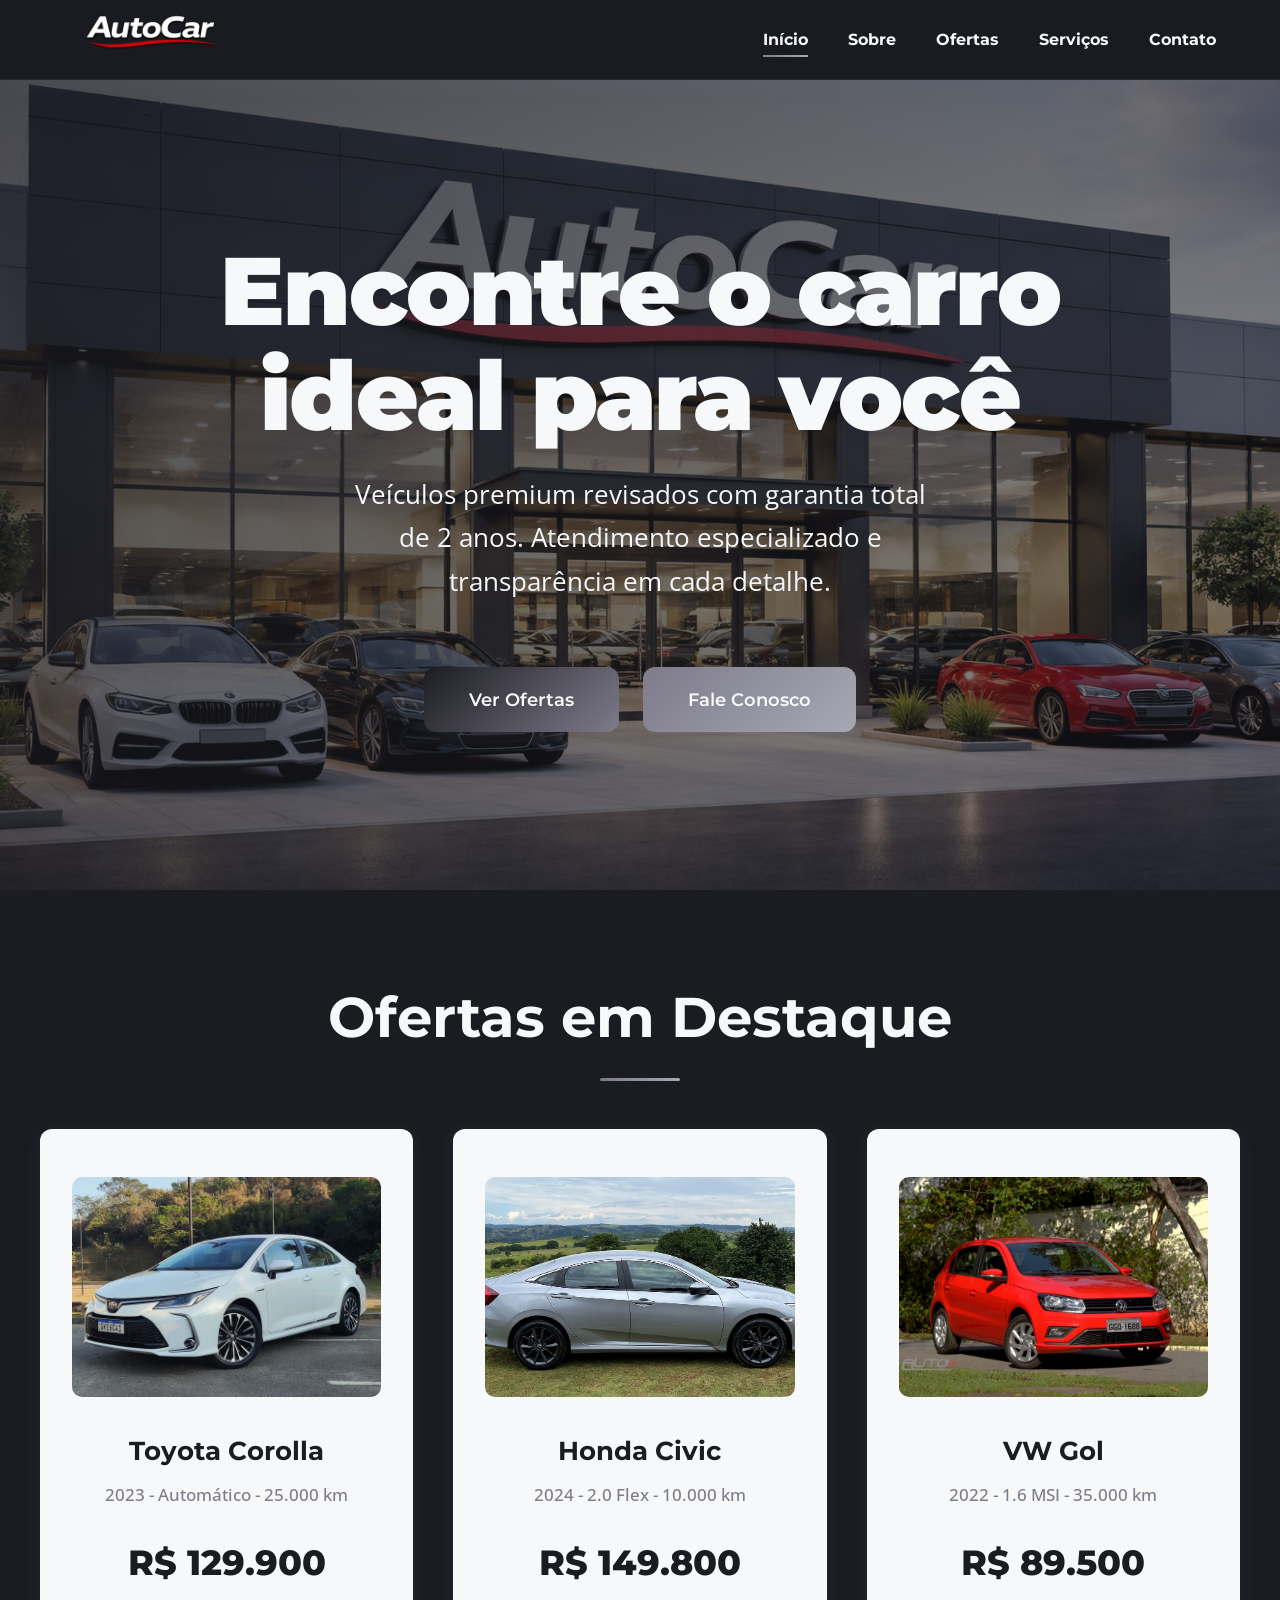
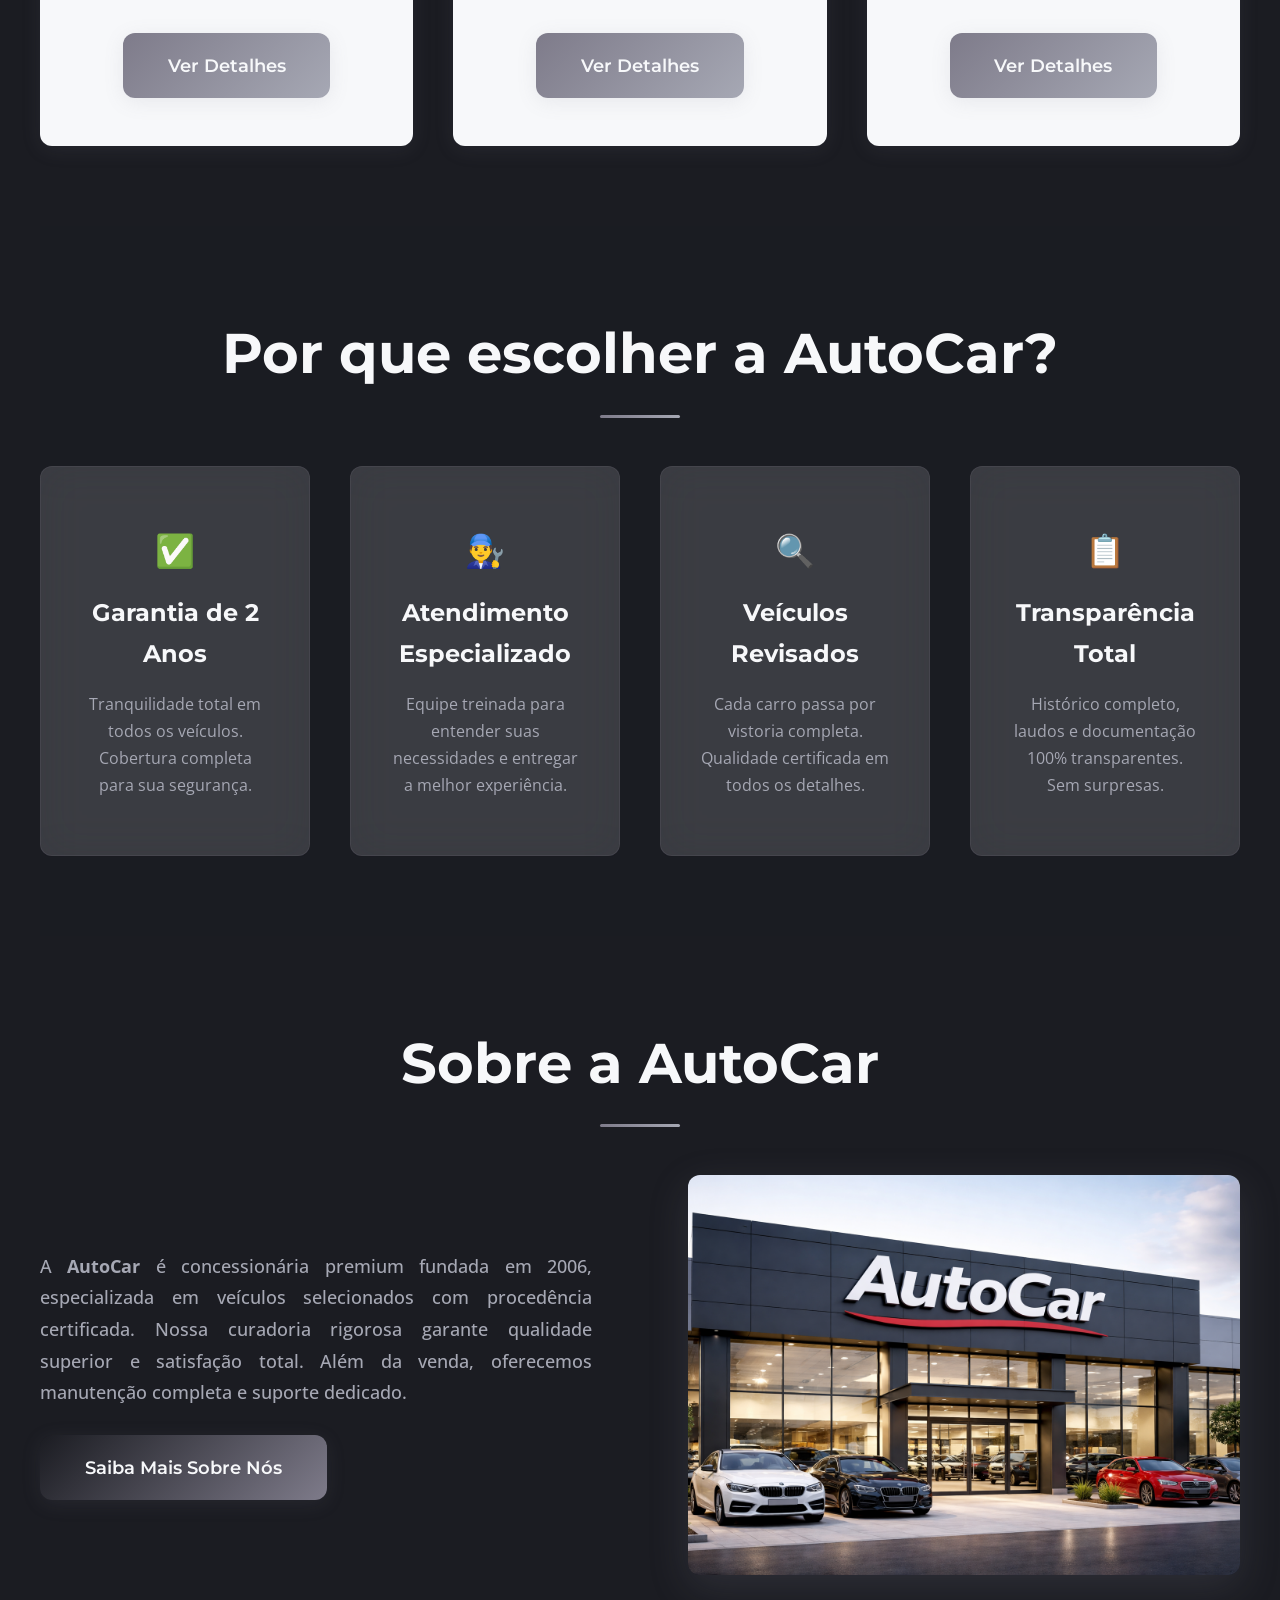
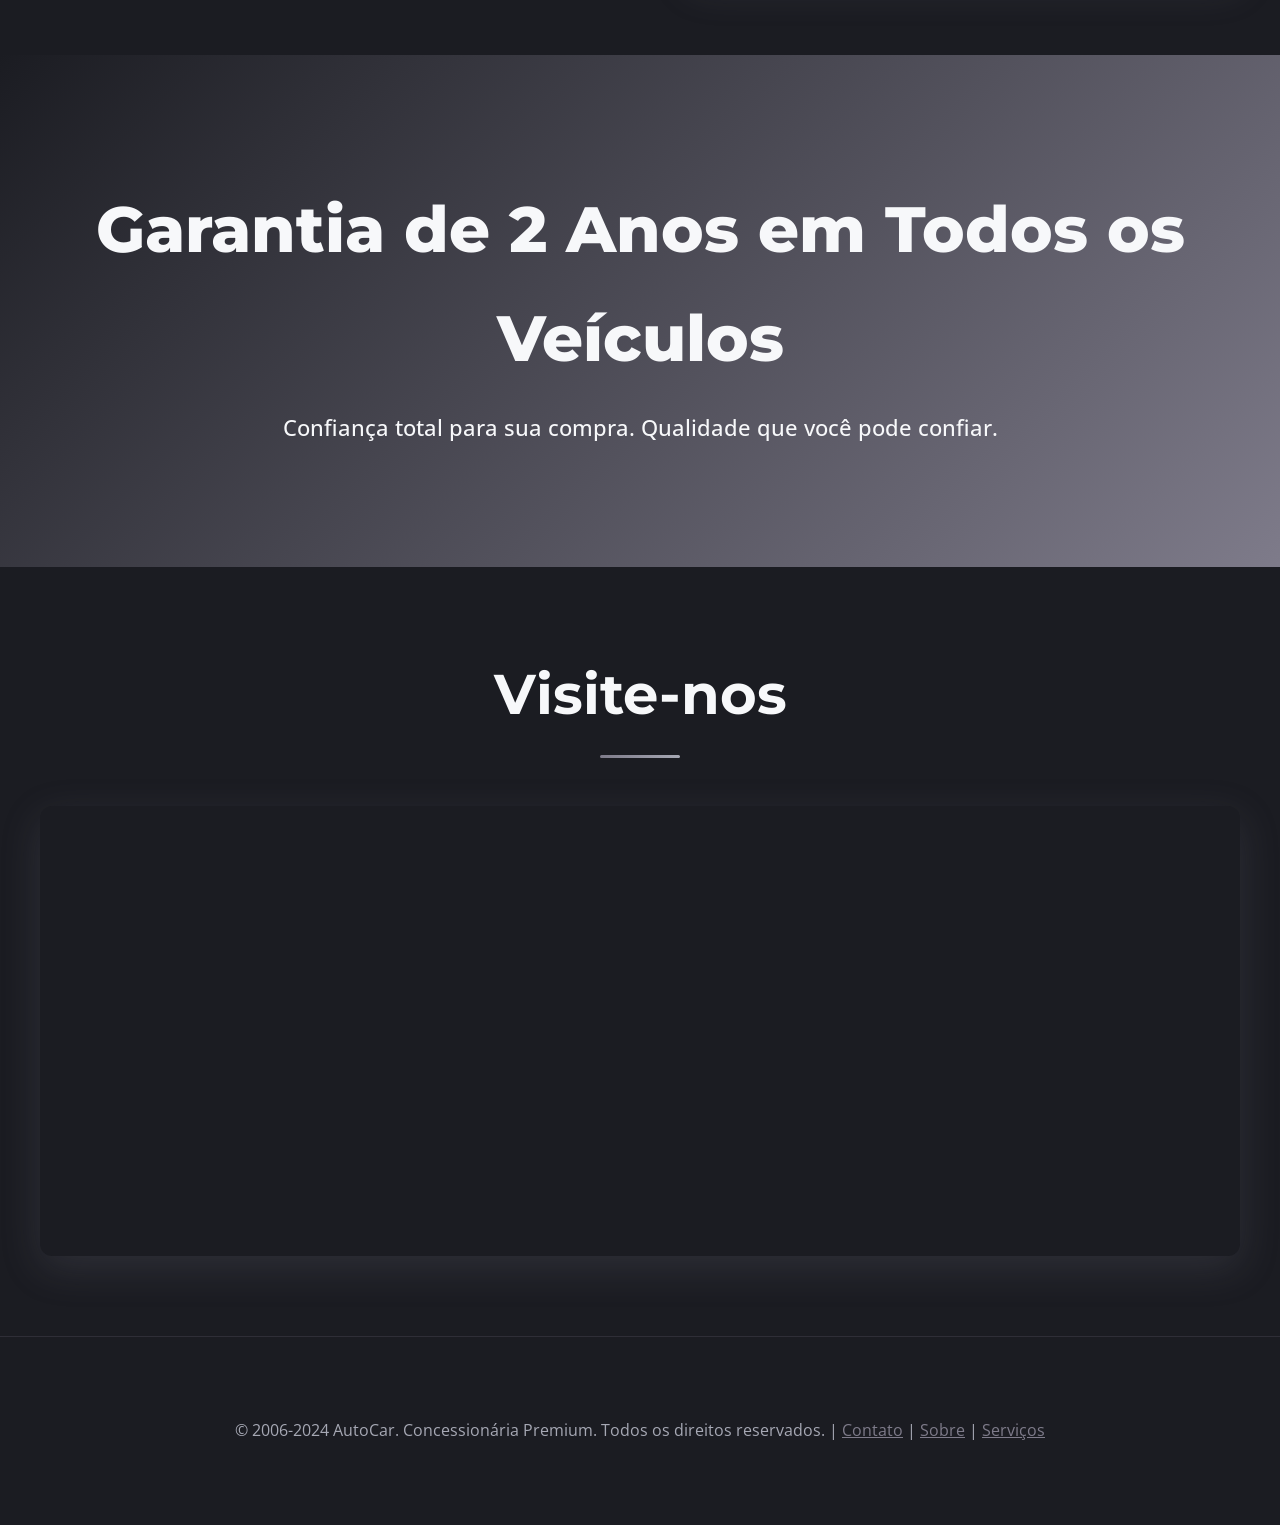
<file: index.html>
<!DOCTYPE html>
<html lang="pt-BR">

<head>
  <meta charset="UTF-8">
  <meta name="viewport" content="width=device-width, initial-scale=1.0">
  <meta name="description"
    content="AutoCar - Concessionária premium. Veículos revisados com garantia de 2 anos. Atendimento especializado e transparência total.">
  <meta name="keywords" content="AutoCar, concessionária, carros premium, garantia 2 anos, veículos revisados">
  <link rel="shortcut icon" href="assets/images/favicon.ico" type="image/x-icon">
  <link rel="stylesheet" href="styles.css">
  <title>AutoCar - Veículos Premium com Garantia</title>
</head>

<body>
  <header class="header">
    <nav class="nav container">
      <a href="index.html" class="logo">
        <img src="assets/images/logo-autocar.png" alt="Logo AutoCar - Concessionária Premium">
      </a>
      <ul class="nav-list">
        <li><a href="index.html" class="nav-link nav-link--active">Início</a></li>
        <li><a href="sobre.html" class="nav-link">Sobre</a></li>
        <li><a href="ofertas.html" class="nav-link">Ofertas</a></li>
        <li><a href="servicos.html" class="nav-link">Serviços</a></li>
        <li><a href="contato.html" class="nav-link">Contato</a></li>
      </ul>
      <div class="mobile-menu-btn">
        <span></span>
        <span></span>
        <span></span>
      </div>
    </nav>
  </header>

  <main>
    <section class="hero">
      <div class="hero-content container animate-on-scroll">
        <h1>Encontre o carro ideal para você</h1>
        <p>Veículos premium revisados com garantia total de 2 anos. Atendimento especializado e transparência em cada
          detalhe.</p>
        <div class="hero-ctas">
          <a href="ofertas.html" class="btn btn--primary">Ver Ofertas</a>
          <a href="contato.html" class="btn">Fale Conosco</a>
        </div>
      </div>
    </section>

    <section id="ofertas" class="section section--featured container animate-on-scroll">
      <h2 class="section-title title-different">Ofertas em Destaque</h2>
      <div class="cards-grid">
        <article class="card">
          <img src="assets/images/corolla.jpg" alt="Toyota Corolla 2023 Automático" class="card__img">
          <h3 class="card__title">Toyota Corolla</h3>
          <p class="card-description">2023 - Automático - 25.000 km</p>
          <div class="card__price">R$ 129.900</div>
          <a href="ofertas.html" class="btn">Ver Detalhes</a>
        </article>

        <article class="card">
          <img src="assets/images/civic.jpeg" alt="Honda Civic 2024 2.0 Flex" class="card__img">
          <h3 class="card__title">Honda Civic</h3>
          <p class="card-description">2024 - 2.0 Flex - 10.000 km</p>
          <div class="card__price">R$ 149.800</div>
          <a href="ofertas.html" class="btn">Ver Detalhes</a>
        </article>

        <article class="card">
          <img src="assets/images/vw-gol.jpg" alt="Volkswagen Gol 2022 1.6 MSI" class="card__img">
          <h3 class="card__title">VW Gol</h3>
          <p class="card-description">2022 - 1.6 MSI - 35.000 km</p>
          <div class="card__price">R$ 89.500</div>
          <a href="ofertas.html" class="btn">Ver Detalhes</a>
        </article>
      </div>
    </section>

    <section class="why-section section container animate-on-scroll">
      <h2 class="section-title" id="why">Por que escolher a AutoCar?</h2>
      <div class="why-grid">
        <div class="why-card">
          <div class="why-icon">✅</div>
          <h3>Garantia de 2 Anos</h3>
          <p>Tranquilidade total em todos os veículos. Cobertura completa para sua segurança.</p>
        </div>
        <div class="why-card">
          <div class="why-icon">👨‍🔧</div>
          <h3>Atendimento Especializado</h3>
          <p>Equipe treinada para entender suas necessidades e entregar a melhor experiência.</p>
        </div>
        <div class="why-card">
          <div class="why-icon">🔍</div>
          <h3>Veículos Revisados</h3>
          <p>Cada carro passa por vistoria completa. Qualidade certificada em todos os detalhes.</p>
        </div>
        <div class="why-card">
          <div class="why-icon">📋</div>
          <h3>Transparência Total</h3>
          <p>Histórico completo, laudos e documentação 100% transparentes. Sem surpresas.</p>
        </div>
      </div>
    </section>

    <section class="section container animate-on-scroll">
      <h2 class="section-title">Sobre a AutoCar</h2>
      <div class="two-col">
        <div class="two-col-text">
          <p>A <strong>AutoCar</strong> é concessionária premium fundada em 2006, especializada em veículos selecionados
            com procedência certificada. Nossa curadoria rigorosa garante qualidade superior e satisfação total. Além da
            venda, oferecemos manutenção completa e suporte dedicado.</p>
          <a href="sobre.html" class="btn btn--primary">Saiba Mais Sobre Nós</a>
        </div>
        <img src="assets/images/fachada-2026.png" alt="Fachada moderna da concessionária AutoCar" class="two-col-img">
      </div>
    </section>

    <section class="guarantee animate-on-scroll">
      <div class="container">
        <h3>Garantia de 2 Anos em Todos os Veículos</h3>
        <p>Confiança total para sua compra. Qualidade que você pode confiar.</p>
      </div>
    </section>

    <section class="section container">
      <h2 class="section-title animate-on-scroll">Visite-nos</h2>
      <div class="map animate-on-scroll">
        <iframe
          src="https://www.google.com/maps/embed?pb=!1m18!1m12!1m3!1d3657.123456789!2d-46.652123456789!3d-23.565678901234!2m3!1f0!2f0!3f0!3m2!1i1024!2i768!4f13.1!3m3!1m2!1s0x94ce59c8da0aa315%3A0xd59f9439a128b1a!2sS%C3%A3o%20Paulo%20-%20SP!5e0!3m2!1spt-BR!2sbr!4v1690000000000"
          width="100%" height="100%" style="border:0;" allowfullscreen="" loading="lazy"
          referrerpolicy="no-referrer-when-downgrade">
        </iframe>
      </div>
    </section>
  </main>

  <footer class="footer">
    <div class="container">
      <p>&copy; 2006-2024 AutoCar. Concessionária Premium. Todos os direitos reservados. |
        <a href="contato.html">Contato</a> |
        <a href="sobre.html">Sobre</a> |
        <a href="servicos.html">Serviços</a>
      </p>
    </div>
  </footer>

  <script src="script.js"></script>
</body>

</html>
</file>
<file: styles.css>
/* AutoCar Premium Complete - Contato Scoped + Global Forms Dark */
@import url("https://fonts.googleapis.com/css2?family=Open+Sans:wght@300;400;500;600;700&family=Montserrat:wght@300;400;500;600;700;800;900&display=swap");

/* Vars */
:root {
  --bg-primary: #1b1c22;
  --secondary: #7e7b8a;
  --soft-text: #a6a8b4;
  --text-main: #f7f8fa;
  --bg-card: #f7f8fa;
  --shadow-light: 0 4px 20px rgba(126, 123, 138, 0.12);
  --shadow-hover: 0 12px 40px rgba(126, 123, 138, 0.2);
  --transition: all 0.3s cubic-bezier(0.4, 0, 0.2, 1);
  --border-radius: 12px;
  --spacing-large: 80px;
  --spacing-xl: 120px;
}

/* Reset */
* {
  margin: 0;
  padding: 0;
  box-sizing: border-box;
}
body {
  font-family: "Open Sans", sans-serif;
  line-height: 1.7;
  color: var(--text-main);
  background: var(--bg-primary);
  overflow-x: hidden;
}

/* Layout */
.container {
  max-width: 1200px;
  margin: 0 auto;
  padding: 0 24px;
}
.section {
  padding: var(--spacing-large) 0;
}

/* Header - Premium Dark */
.header {
  height: 80px;
  background: rgba(27, 28, 34, 0.95);
  box-shadow: var(--shadow-light);
  position: sticky;
  top: 0;
  z-index: 1000;
  backdrop-filter: blur(20px);
  border-bottom: 1px solid rgba(126, 123, 138, 0.1);
}
.nav {
  display: flex;
  justify-content: space-between;
  align-items: center;
  height: 100%;
}
.logo img {
  height: 120px;
  width: auto;
}
.nav-list {
  display: flex;
  list-style: none;
  gap: 2.5rem;
  align-items: center;
}
.nav-link {
  font-family: "Montserrat", sans-serif;
  font-weight: 700;
  font-size: 1rem;
  text-decoration: none;
  color: var(--text-main);
  position: relative;
  padding: 0.5rem 0;
  transition: var(--transition);
}
.nav-link::after {
  content: "";
  position: absolute;
  bottom: 0;
  left: 0;
  width: 100%;
  height: 2px;
  background: linear-gradient(90deg, var(--secondary), var(--soft-text));
  transform: scaleX(0);
  transition: var(--transition);
}
.nav-link:hover::after,
.nav-link--active::after {
  transform: scaleX(1);
}
.nav-link:hover {
  color: var(--bg-card);
}

/* Mobile Hamburger */
.mobile-menu-btn {
  display: none;
  flex-direction: column;
  justify-content: space-around;
  width: 30px;
  height: 24px;
  cursor: pointer;
  padding: 4px;
}
.mobile-menu-btn span {
  width: 100%;
  height: 3px;
  background: var(--text-main);
  border-radius: 3px;
  transition: var(--transition);
  transform-origin: center;
}
.mobile-menu-btn.active span:nth-child(1) {
  transform: rotate(45deg) translate(5px, 5px);
}
.mobile-menu-btn.active span:nth-child(2) {
  opacity: 0;
}
.mobile-menu-btn.active span:nth-child(3) {
  transform: rotate(-45deg) translate(7px, -6px);
}
@media (max-width: 992px) {
  .nav-list {
    position: fixed;
    top: 80px;
    left: 0;
    width: 100%;
    height: calc(100vh - 80px);
    background: var(--bg-primary);
    flex-direction: column;
    justify-content: center;
    gap: 2rem;
    padding: 2rem 0;
    transform: translateX(-100%);
    opacity: 0;
    visibility: hidden;
    transition: var(--transition);
  }
  .nav-list.active {
    transform: translateX(0);
    opacity: 1;
    visibility: visible;
  }
  .mobile-menu-btn {
    display: flex;
  }
}

/* Typography */
.section-title {
  font-family: "Montserrat", sans-serif;
  font-size: clamp(2.2rem, 5vw, 3.5rem);
  font-weight: 700;
  text-align: center;
  color: var(--text-main);
  margin-bottom: 4rem;
  position: relative;
}
.section-title::after {
  content: "";
  position: absolute;
  bottom: -1rem;
  left: 50%;
  transform: translateX(-50%);
  width: 80px;
  height: 3px;
  background: linear-gradient(90deg, var(--secondary), var(--soft-text));
  border-radius: 2px;
}

/* Hero */
.hero {
  background:
    linear-gradient(135deg, rgba(27, 28, 34, 0.8), rgba(27, 28, 34, 0.5)),
    url("assets/images/fachada-2026.png") center/cover fixed;
  min-height: 90vh;
  display: flex;
  align-items: center;
  justify-content: center;
  text-align: center;
}
.hero-content {
  max-width: 900px;
  padding: 0 24px;
}
.hero-content h1 {
  font-family: "Montserrat", sans-serif;
  font-size: clamp(3rem, 8vw, 6rem);
  font-weight: 900;
  margin-bottom: 1.5rem;
  letter-spacing: -0.02em;
  color: var(--text-main);
  line-height: 1.1;
}
.hero-content p {
  font-size: clamp(1.2rem, 3vw, 1.6rem);
  margin-bottom: 3rem;
  color: var(--text-main);
  font-weight: 400;
  max-width: 600px;
  margin-left: auto;
  margin-right: auto;
}
.hero-ctas {
  display: flex;
  gap: 1.5rem;
  justify-content: center;
  flex-wrap: wrap;
}

/* Cards */
.cards-grid {
  display: grid;
  grid-template-columns: 1fr;
  gap: 2.5rem;
  max-width: 1200px;
  margin: 0 auto;
}

.cards-grid:hover {
  display: grid;
  grid-template-columns: repeat(auto-fit, minmax(280px, 1fr));
  gap: 2.5rem;
  max-width: 1200px;
  margin: 0 auto;
}

.card {
  background: var(--bg-card);
  color: var(--bg-primary);
  border-radius: var(--border-radius);
  padding: 3rem 2rem;
  box-shadow: var(--shadow-light);
  transition: var(--transition);
  text-align: center;
  position: relative;
  overflow: hidden;
}
.card::before {
  content: "";
  position: absolute;
  top: 0;
  left: 0;
  right: 0;
  height: 4px;
  background: linear-gradient(90deg, var(--secondary), var(--soft-text));
  opacity: 0;
  transition: var(--transition);
}
.card:hover {
  transform: translateY(-10px);
  box-shadow: var(--shadow-hover);
}
.card:hover::before {
  opacity: 1;
}

.service-card {
  border: 1px solid rgba(126, 123, 138, 0.15);
  cursor: pointer;
}

.service-card:hover {
  transform: translateY(-10px);
  border-color: var(--secondary);
}

.card__img {
  width: 100%;
  height: 220px;
  object-fit: cover;
  border-radius: 10px;
  margin-bottom: 1.5rem;
  transition: var(--transition);
}
.card:hover .card__img {
  transform: scale(1.05);
}
.card__title {
  font-family: "Montserrat", sans-serif;
  font-size: 1.6rem;
  font-weight: 700;
  margin-bottom: 0.5rem;
}

.card-description {
  color: var(--secondary);
  font-size: 1.05rem;
  margin-bottom: 1rem;
  font-weight: 500;
}

.card__price {
  font-family: "Montserrat", sans-serif;
  font-size: 2.2rem;
  font-weight: 800;
  color: var(--bg-primary);
  margin: 1.5rem 0;
}

/* Service Icons */
.service-icon {
  width: 80px;
  height: 80px;
  border-radius: 50%;
  background: linear-gradient(135deg, var(--secondary), var(--soft-text));
  display: flex;
  align-items: center;
  justify-content: center;
  font-size: 2rem;
  color: var(--bg-card);
  margin: 0 auto 1.5rem;
  box-shadow: var(--shadow-light);
  transition: var(--transition);
}
.card:hover .service-icon {
  transform: scale(1.1);
}

/* Buttons */
.btn {
  display: inline-block;
  background: linear-gradient(135deg, var(--secondary), var(--soft-text));
  color: var(--bg-card);
  padding: 1.1rem 2.8rem;
  border-radius: var(--border-radius);
  font-family: "Montserrat", sans-serif;
  font-weight: 600;
  font-size: 1.1rem;
  transition: var(--transition);
  border: none;
  cursor: pointer;
  text-decoration: none;
  box-shadow: var(--shadow-light);
  margin-top: 1rem;
}
.btn:hover {
  transform: translateY(-3px);
  box-shadow: var(--shadow-hover);
  background: linear-gradient(135deg, var(--soft-text), var(--secondary));
}
.btn--primary {
  background: linear-gradient(135deg, var(--bg-primary), var(--secondary));
  color: var(--text-main);
}
.btn--primary:hover {
  background: linear-gradient(135deg, var(--secondary), var(--bg-primary));
  transition: 0.3s ease-in-out 0.1s;
}

/* Forms - Dark Global */
.form-group label {
  display: block;
  margin-bottom: 0.75rem;
  font-weight: 600;
  color: var(--text-main);
  font-size: 1.05rem;
}
.form-group input,
.form-group select,
.form-group textarea {
  width: 100%;
  padding: 1.25rem 1.5rem;
  background: var(--bg-primary);
  border: 2px solid var(--secondary);
  border-radius: var(--border-radius);
  color: var(--text-main);
  font-size: 1.1rem;
  transition: var(--transition);
  resize: none;
}
.form-group input::placeholder {
  color: var(--soft-text);
}
.form-group input:focus,
.form-group select:focus,
.form-group textarea:focus {
  outline: none;
  border-color: var(--soft-text);
  box-shadow: var(--shadow-light);
  background: var(--bg-card);
  color: var(--bg-primary);
}
.search-bar {
  max-width: 600px;
  margin: 0 auto 4rem;
  text-align: center;
}

.search-bar label {
  display: block;
  margin-bottom: 0.75rem;
  font-weight: 600;
  color: var(--text-main);
  font-size: 1.5rem;
}

.search-bar input::placeholder {
  color: var(--soft-text);
}
.search-bar input:focus {
  outline: none;
  border-color: var(--soft-text);
  box-shadow: var(--shadow-light);
  background: var(--bg-card);
  color: var(--bg-primary);
}

/* Why Grid */
.why-section {
  background: rgba(27, 28, 34, 0.5);
}
.why-grid {
  display: grid;
  grid-template-columns: repeat(auto-fit, minmax(300px, 1fr));
  gap: 2.5rem;
}
.why-card {
  background: rgba(247, 248, 250, 0.15);
  backdrop-filter: blur(20px);
  border: 1px solid rgba(126, 123, 138, 0.15);
  border-radius: var(--border-radius);
  padding: 3.5rem 2.5rem;
  text-align: center;
  transition: var(--transition);
  cursor: pointer;
}
.why-card:hover {
  transform: translateY(-8px);
  background: var(--bg-card);
  box-shadow: var(--shadow-hover);
  border-color: var(--secondary);
}

.why-card h3 {
  font-family: "Montserrat", sans-serif;
  font-size: 1.5rem;
  font-weight: 700;
  margin-bottom: 1rem;
  color: var(--text-main);
  transition: color var(--transition);
}

.why-card:hover h3 {
  color: var(--bg-primary);
}

.why-card p {
  color: var(--soft-text);
}

.why-card:hover p {
  color: var(--secondary);
}

.why-icon {
  font-size: 2rem;
  margin-bottom: 1rem;
  color: var(--bg-primary);
}

/* Contato Scoped - Professional Modern Spacing (no interference) */
.contato-section {
  padding: var(--spacing-xl) 0;
}
.contato-subtitle {
  font-size: 1.3rem;
  color: var(--soft-text);
  text-align: center;
  max-width: 700px;
  margin: 0 auto 5rem;
}
.contato-content {
  display: grid;
  grid-template-columns: 1fr;
  gap: 5rem;
  max-width: 1100px;
  margin: 0 auto;
}
.contato-info {
  display: grid;
  grid-template-columns: repeat(auto-fit, minmax(300px, 1fr));
  gap: 2rem;
}
.contato-card {
  background: var(--bg-card);
  padding: 3rem 2rem;
  border-radius: var(--border-radius);
  text-align: center;
  box-shadow: var(--shadow-light);
  transition: var(--transition);
}
.contato-card:hover {
  transform: translateY(-5px);
  box-shadow: var(--shadow-hover);
}
.contato-icon {
  font-size: 3rem;
  margin-bottom: 1.5rem;
}
.contato-card h3 {
  font-family: "Montserrat", sans-serif;
  font-size: 1.5rem;
  margin-bottom: 1rem;
  color: var(--bg-primary);
}
.contato-card p {
  color: var(--secondary);
  margin-bottom: 1.5rem;
}
.contato-form-wrapper {
  background: rgba(27, 28, 34, 0.3);
  padding: 3rem;
  border-radius: var(--border-radius);
  backdrop-filter: blur(10px);
  border: 1px solid rgba(126, 123, 138, 0.1);
}
.contato-form .form-group {
  margin-bottom: 2rem;
}
.form-row {
  display: grid;
  grid-template-columns: 1fr 1fr;
  gap: 1.5rem;
}
@media (max-width: 768px) {
  .form-row {
    grid-template-columns: 1fr;
    gap: 1rem;
  }
  .contato-content {
    gap: 3rem;
  }
  .contato-form-wrapper {
    padding: 2rem;
  }
}

/* Other */
.two-col {
  display: grid;
  grid-template-columns: 1fr;
  gap: 4rem;
  align-items: center;
  color: var(--soft-text);
}

.two-col-text p{
  font-size: 1.1rem;
  line-height: 1.8;
  margin-bottom: 10px;
  text-align: justify;
  font-weight: 500;
}

.text-color {
  color: var(--text-main);
  
}

.two-col-img {
  width: 100%;
  height: 400px;
  object-fit: cover;
  border-radius: var(--border-radius);
  box-shadow: var(--shadow-hover);
}
.guarantee {
  background: linear-gradient(135deg, var(--bg-primary), var(--secondary));
  text-align: center;
  padding: var(--spacing-xl) 0;
}
.guarantee h3 {
  font-family: "Montserrat", sans-serif;
  font-size: clamp(2.5rem, 6vw, 4rem);
  font-weight: 800;
  margin-bottom: 1rem;
  color: var(--text-main);
}
.guarantee p {
  font-size: 1.4rem;
  font-weight: 500;
  color: var(--text-main);
}
.map {
  height: 450px;
  border-radius: var(--border-radius);
  overflow: hidden;
  box-shadow: var(--shadow-hover);
  margin-top: 3rem;
}
.footer {
  background: var(--bg-primary);
  color: var(--soft-text);
  text-align: center;
  padding: var(--spacing-large) 0;
  border-top: 1px solid rgba(126, 123, 138, 0.2);
}
.footer a {
  color: var(--secondary);
  transition: var(--transition);
}
.footer a:hover {
  color: var(--text-main);
}

/* Responsive */
@media (min-width: 768px) {
  .cards-grid,
  .why-grid {
    grid-template-columns: repeat(2, 1fr);
  }
  .two-col,
  .contato-content {
    grid-template-columns: 1fr 1fr;
    gap: 6rem;
  }
}
@media (min-width: 1024px) {
  .cards-grid {
    grid-template-columns: repeat(3, 1fr);
  }
  .why-grid {
    grid-template-columns: repeat(4, 1fr);
  }
  .contato-content {
    grid-template-columns: 1fr 1fr;
  }
}

/* Animations */
@keyframes fadeInUp {
  from {
    opacity: 0;
    transform: translateY(40px);
  }
  to {
    opacity: 1;
    transform: translateY(0);
  }
}
.animate-on-scroll {
  opacity: 0;
  transform: translateY(40px);
  transition: var(--transition);
}
.animate-on-scroll.animated {
  animation: fadeInUp 0.8s ease forwards;
}
@media (prefers-reduced-motion: reduce) {
  * {
    transition-duration: 0.01ms !important;
    animation-duration: 0.01ms !important;
  }
}
</file>
